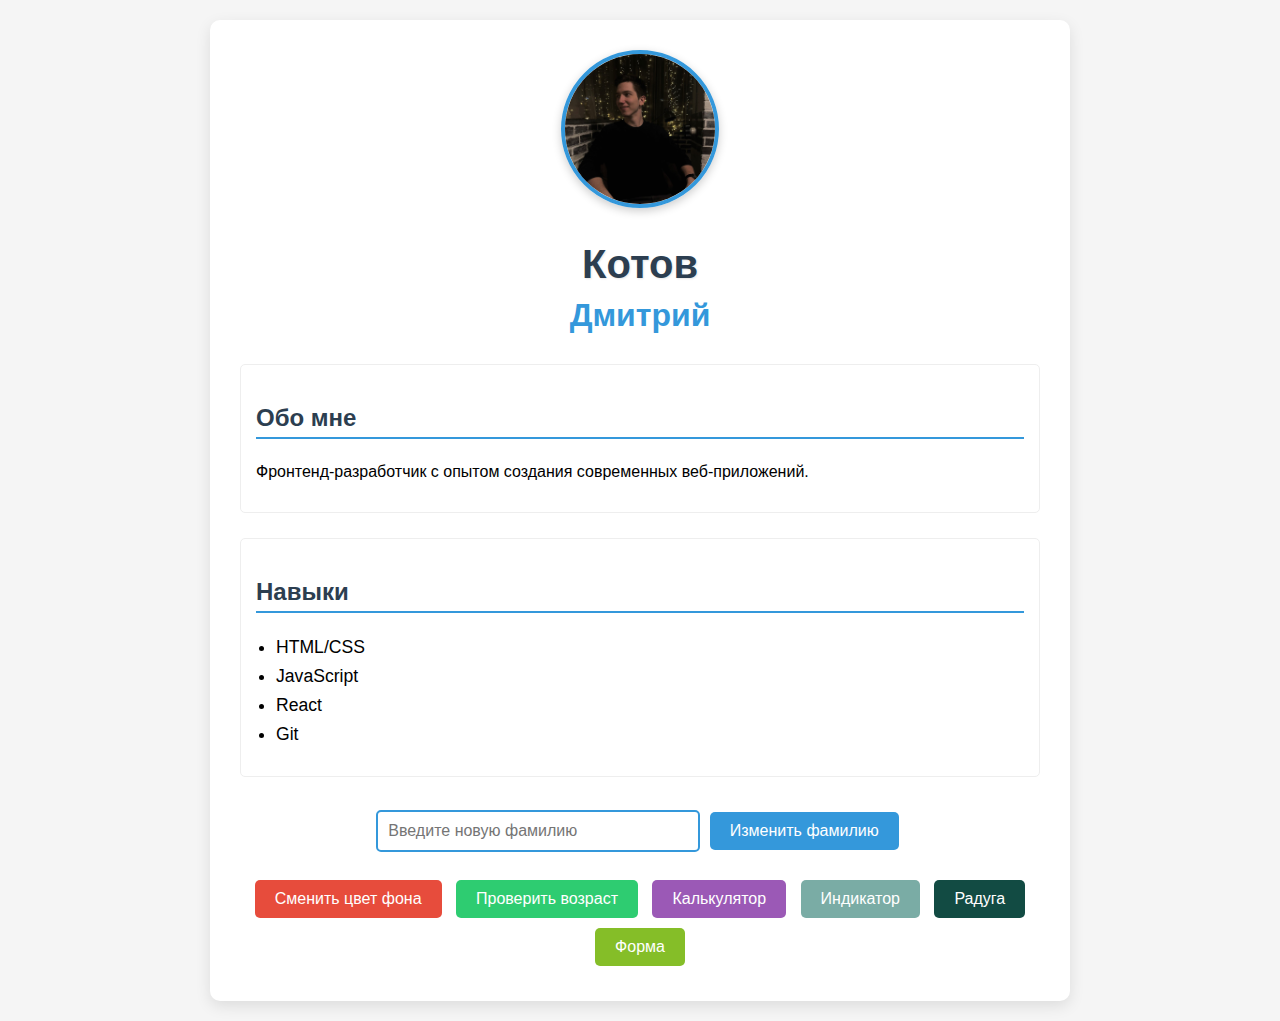
<file: index.html>
<!DOCTYPE html>
<html lang="ru">

<head>
    <meta charset="UTF-8">
    <meta name="viewport" content="width=device-width, initial-scale=1.0">
    <title>Моё резюме</title>
    <link rel="stylesheet" href="style.css">
</head>

<body>
    <div class="resume-container">
        <header class="resume-header">
            <img src="фото.jpg" alt="Фото профиля" class="profile-img">
            <h1 id="firstName">Котов</h1>
            <h2 id="lastName">Дмитрий</h2>
        </header>

        <section class="resume-section">
            <h3>Обо мне</h3>
            <p>Фронтенд-разработчик с опытом создания современных веб-приложений.</p>
        </section>

        <section class="resume-section">
            <h3>Навыки</h3>
            <ul>
                <li>HTML/CSS</li>
                <li>JavaScript</li>
                <li>React</li>
                <li>Git</li>
            </ul>
        </section>

        <section class="interactive-section">
            <div class="input-group">
                <input type="text" id="lastNameInput" placeholder="Введите новую фамилию">
                <button onclick="changeLastName()">Изменить фамилию</button>
            </div>

            <button onclick="changeBgColor()" class="color-btn">Сменить цвет фона</button>
            <button onclick="askAge()" class="age-btn">Проверить возраст</button>
            <button onclick="window.location.href='калькулятор/calculator.html'" class="calc-btn">Калькулятор</button>
            <button onclick="window.location.href='индикатор/index.html'" class="indi-btn">Индикатор</button>
            <button onclick="window.location.href='радуга/index.html'" class="raduga-btn">Радуга</button>
            <button onclick="window.location.href='форма/index.html'" class="forma-btn">Форма</button>
        </section>
    </div>

    <script src="fun.js"></script>
</body>

</html>
</file>
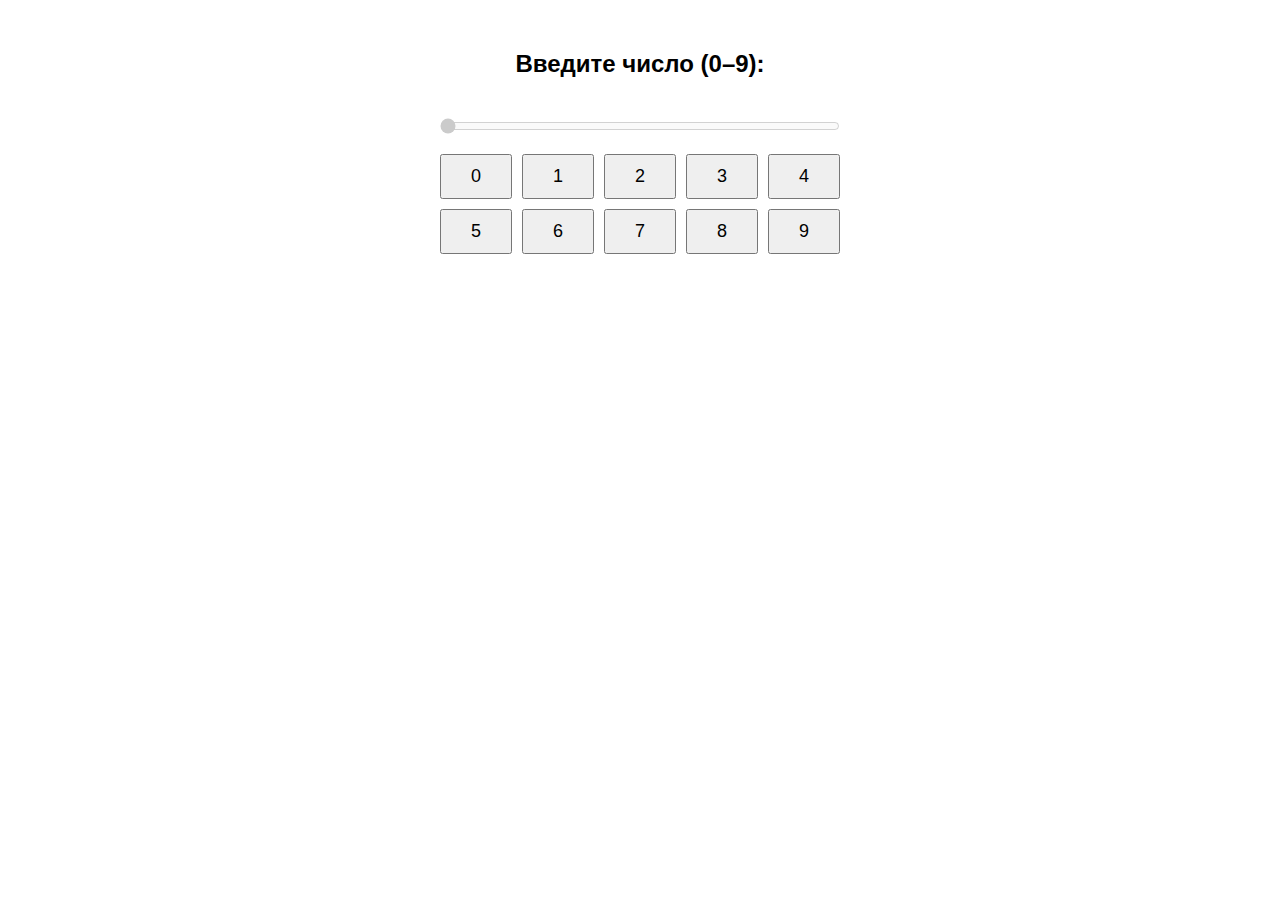
<file: индикатор/index.html>
<!DOCTYPE html>
<html lang="ru">

<head>
    <meta charset="UTF-8">
    <title>Стрелочный индикатор</title>
    <link rel="stylesheet" href="style.css">
</head>

<body>

    <div class="container">
        <h2>Введите число (0–9):</h2>
        <input type="range" id="range" min="0" max="9" value="0" disabled>

        <div class="buttons">
            <button onclick="setValue(0)">0</button>
            <button onclick="setValue(1)">1</button>
            <button onclick="setValue(2)">2</button>
            <button onclick="setValue(3)">3</button>
            <button onclick="setValue(4)">4</button>
            <button onclick="setValue(5)">5</button>
            <button onclick="setValue(6)">6</button>
            <button onclick="setValue(7)">7</button>
            <button onclick="setValue(8)">8</button>
            <button onclick="setValue(9)">9</button>
        </div>
    </div>

    <script src="script.js"></script>
</body>

</html>
</file>
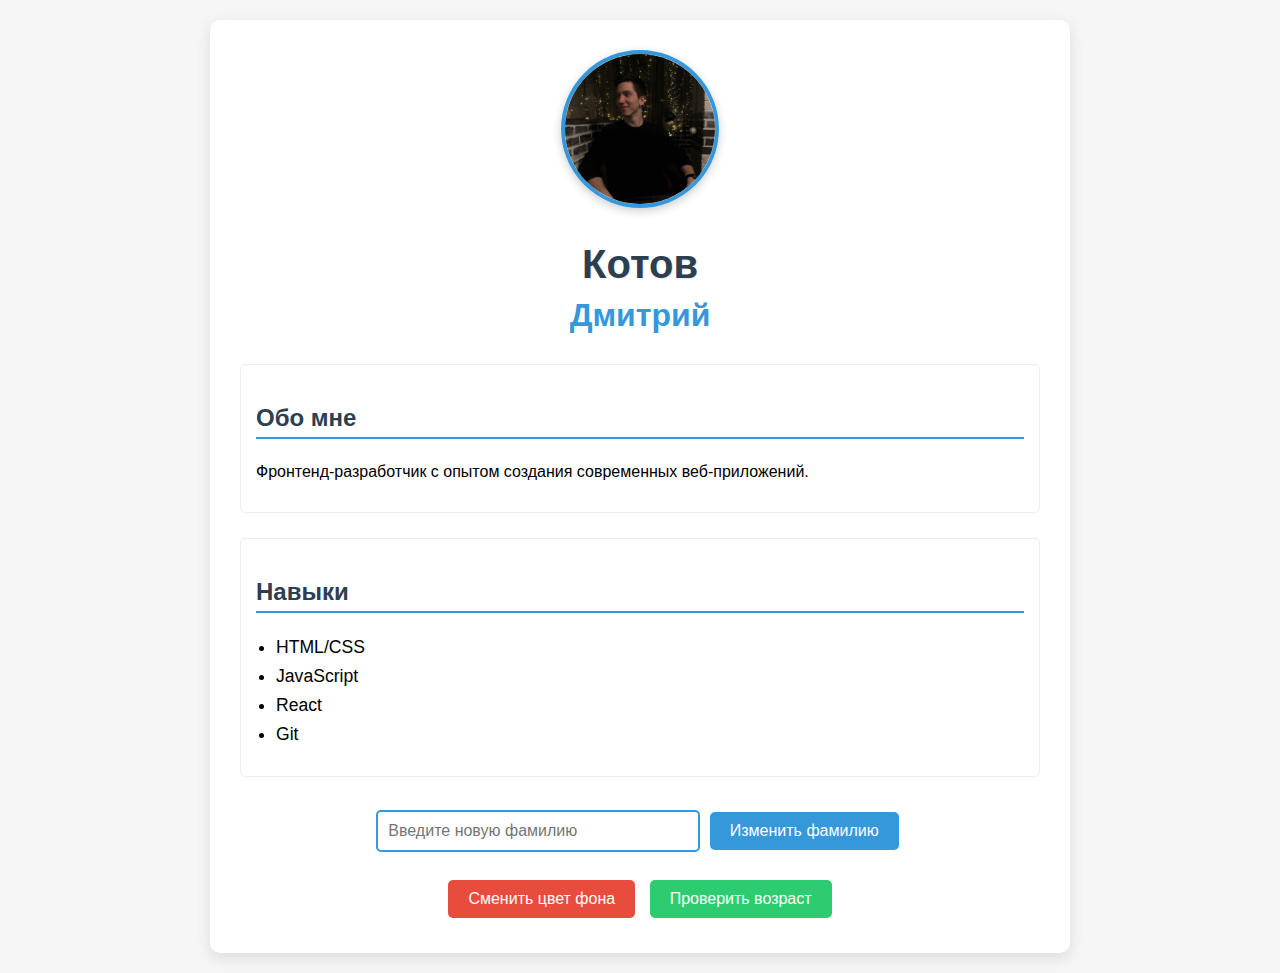
<file: лаба3/index.html>
<!DOCTYPE html>
<html lang="ru">

<head>
    <meta charset="UTF-8">
    <meta name="viewport" content="width=device-width, initial-scale=1.0">
    <title>Моё резюме</title>
    <link rel="stylesheet" href="style.css">
</head>

<body>
    <div class="resume-container">
        <header class="resume-header">
            <img src="фото.jpg" alt="Фото профиля" class="profile-img">
            <h1 id="firstName">Котов</h1>
            <h2 id="lastName">Дмитрий</h2>
        </header>

        <section class="resume-section">
            <h3>Обо мне</h3>
            <p>Фронтенд-разработчик с опытом создания современных веб-приложений.</p>
        </section>

        <section class="resume-section">
            <h3>Навыки</h3>
            <ul>
                <li>HTML/CSS</li>
                <li>JavaScript</li>
                <li>React</li>
                <li>Git</li>
            </ul>
        </section>

        <section class="interactive-section">
            <div class="input-group">
                <input type="text" id="lastNameInput" placeholder="Введите новую фамилию">
                <button onclick="changeLastName()">Изменить фамилию</button>
            </div>

            <button onclick="changeBgColor()" class="color-btn">Сменить цвет фона</button>
            <button onclick="askAge()" class="age-btn">Проверить возраст</button>
        </section>
    </div>

    <script src="fun.js"></script>
</body>

</html>
</file>
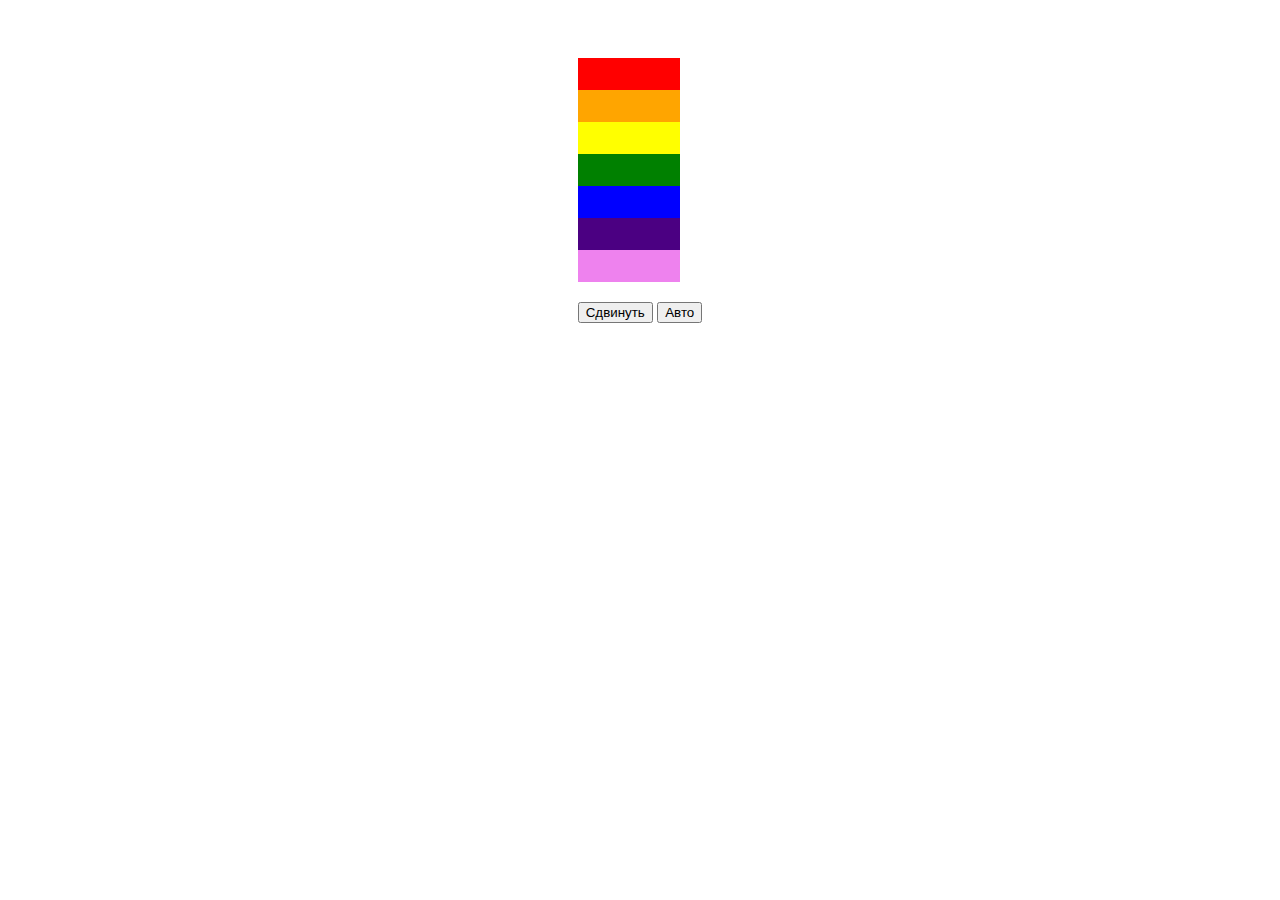
<file: радуга/index.html>
<!DOCTYPE html>
<html lang="ru">

<head>
    <meta charset="UTF-8">
    <title>Радуга</title>
    <link rel="stylesheet" href="style.css">
</head>

<body>

    <div class="container">
        <table id="rainbow">
            <tr>
                <td></td>
            </tr>
            <tr>
                <td></td>
            </tr>
            <tr>
                <td></td>
            </tr>
            <tr>
                <td></td>
            </tr>
            <tr>
                <td></td>
            </tr>
            <tr>
                <td></td>
            </tr>
            <tr>
                <td></td>
            </tr>
        </table>

        <div class="buttons">
            <button onclick="shiftRainbow()">Сдвинуть</button>
            <button onclick="toggleAuto()">Авто</button>
        </div>
    </div>

    <script src="script.js"></script>
</body>

</html>
</file>
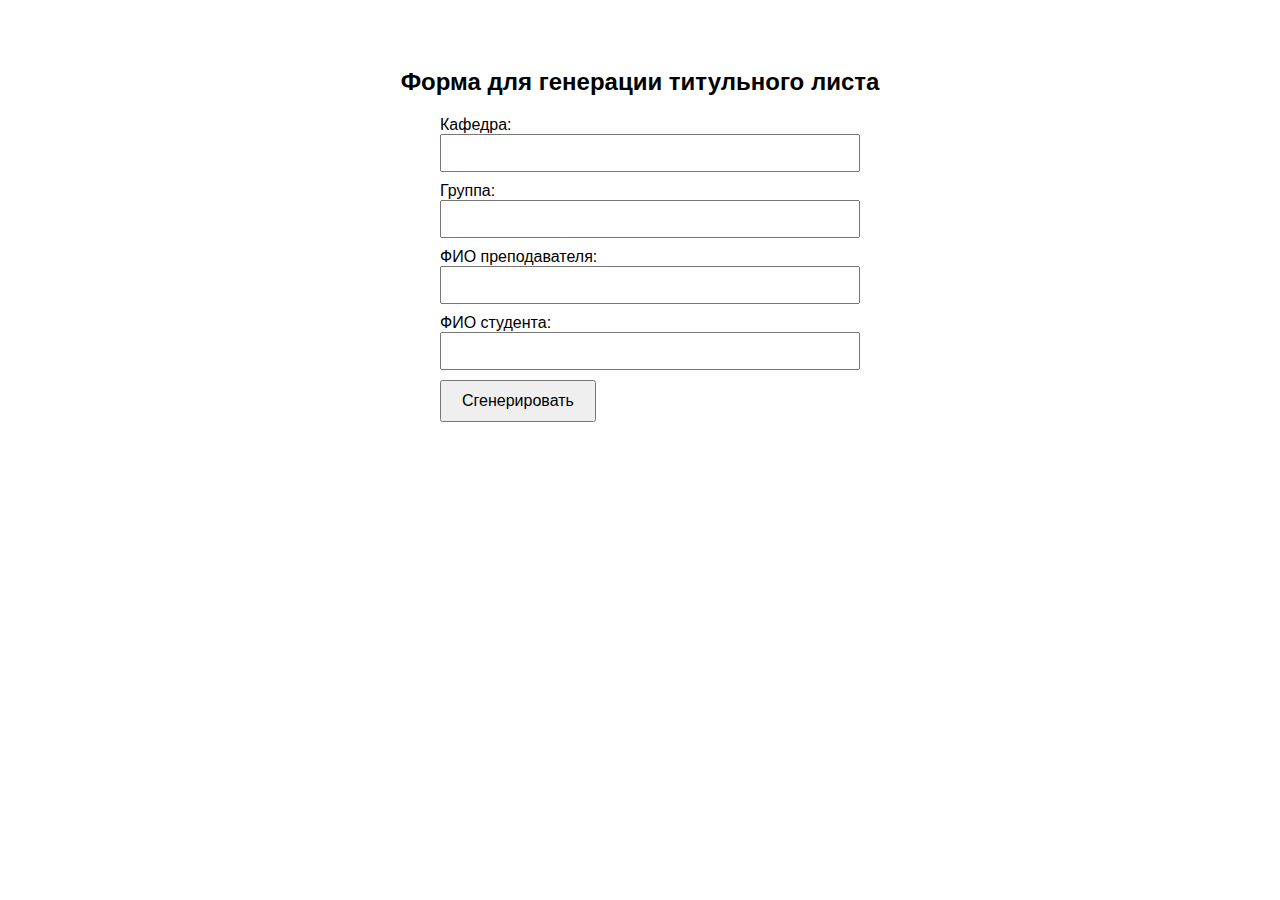
<file: форма/index.html>
<!DOCTYPE html>
<html lang="ru">

<head>
    <meta charset="UTF-8">
    <title>Генератор титульного листа</title>
    <link rel="stylesheet" href="style.css">
</head>

<body>

    <h2>Форма для генерации титульного листа</h2>
    <div class="form-container">
        <label>Кафедра: <input type="text" id="kafedra" required></label><br>
        <label>Группа: <input type="text" id="group" required></label><br>
        <label>ФИО преподавателя: <input type="text" id="teacher" required></label><br>
        <label>ФИО студента: <input type="text" id="student" required></label><br>
        <button onclick="generateTitlePage()">Сгенерировать</button>
    </div>

    <script src="script.js"></script>
</body>

</html>
</file>
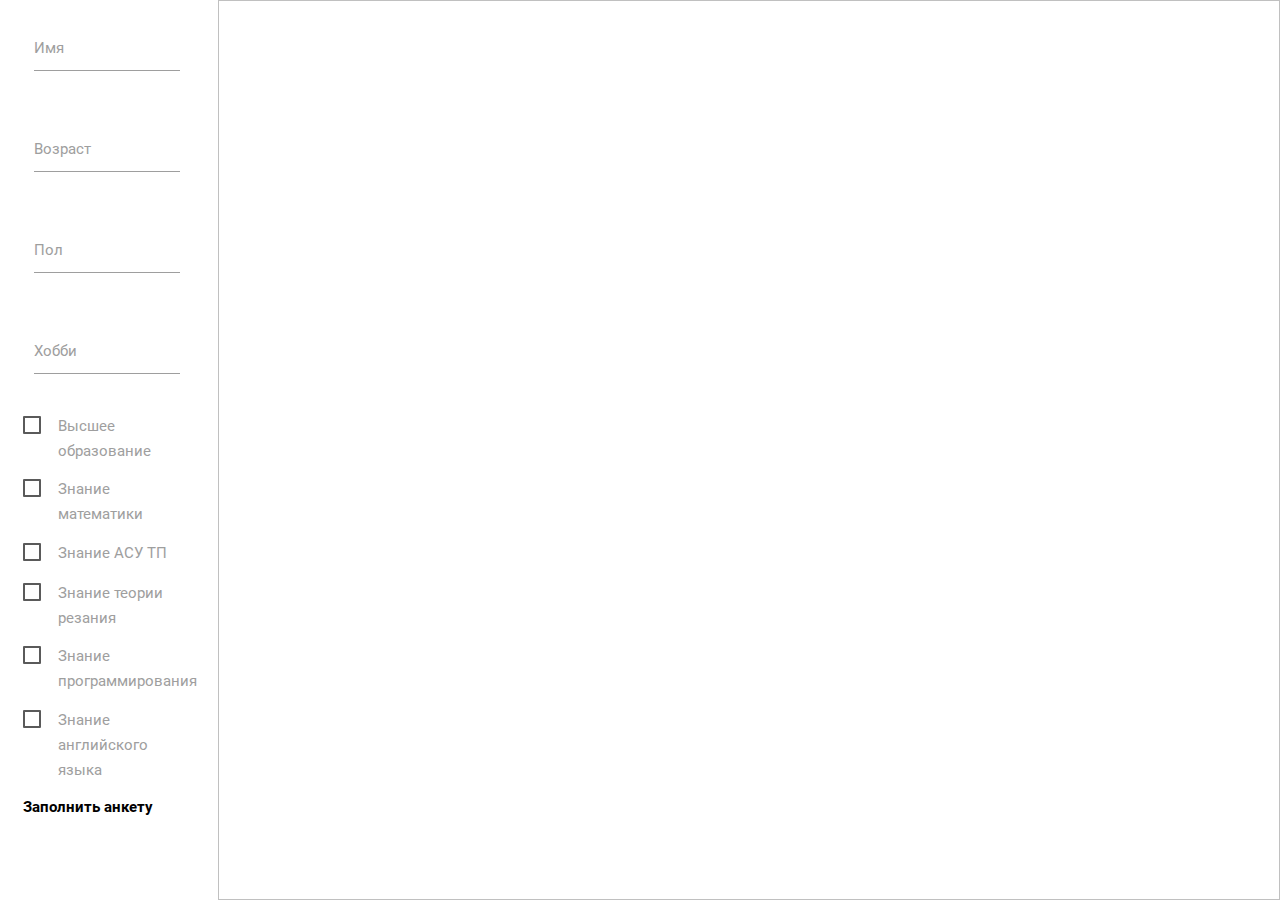
<file: labs-master/hr.html>
<!DOCTYPE html>
<html lang="ru">

<head>
  <!--Import Google Icon Font-->
  <link href="https://fonts.googleapis.com/icon?family=Material+Icons" rel="stylesheet">
  <!--Import materialize.css-->
  <link type="text/css" rel="stylesheet" href="css/materialize.min.css" media="screen,projection" />
  <link type="text/css" rel="stylesheet" href="css/main.css" media="screen,projection" />
  <meta charset="utf-8">
  <!--Let browser know website is optimized for mobile-->
  <meta name="viewport" content="width=device-width, initial-scale=1.0" />
  <title>Анкета</title>
</head>

<body>
  <!--Import jQuery before materialize.js-->
  <script type="text/javascript" src="https://code.jquery.com/jquery-3.2.1.min.js"></script>
  <script type="text/javascript" src="js/materialize.min.js"></script>

  <div class="row">
    <div class="col s2">
      <div class="row">
        <form class="col s12">
          <div class="row">
            <div class="input-field col s12">
              <input id="name" type="text" class="validate">
              <label for="name">Имя</label>
            </div>
          </div>
          <div class="row">
            <div class="input-field col s12">
              <input id="age" type="text" class="validate">
              <label for="age">Возраст</label>
            </div>
          </div>
          <div class="row">
            <div class="input-field col s12">
              <input id="sex" type="text" class="validate">
              <label for="sex">Пол</label>
            </div>
          </div>
          <div class="row">
            <div class="input-field col s12">
              <input id="hobby" type="text" class="validate">
              <label for="hobby">Хобби</label>
            </div>
          </div>

          <p><input type="checkbox" id="education"><label for="education">Высшее образование</label></p>
          <p><input type="checkbox" id="mathematic"><label for="mathematic">Знание математики</label></p>
          <p><input type="checkbox" id="asu"><label for="asu">Знание АСУ ТП</label></p>
          <p><input type="checkbox" id="cutting"><label for="cutting">Знание теории резания</label></p>
          <p><input type="checkbox" id="programming"><label for="programming">Знание программирования</label></p>
          <p><input type="checkbox" id="english"><label for="english">Знание английского языка</label></p>

          <p id="startTest" class="my-button"><b>Заполнить анкету</b></p>
          <div id="div1" style="display: none;">(если хотите узнать, подходите ли вы нам)</div>
        </form>
        <script type="text/javascript" src="js/main.js"></script>
      </div>
    </div>

    <div class="col s7">
      <img id="background"
        style="background-image: url('https://i.ytimg.com/vi/I3NblKbvhvw/maxresdefault.jpg'); background-size: cover; height: 100vh;">
    </div>
  </div>
</body>

</html>
</file>
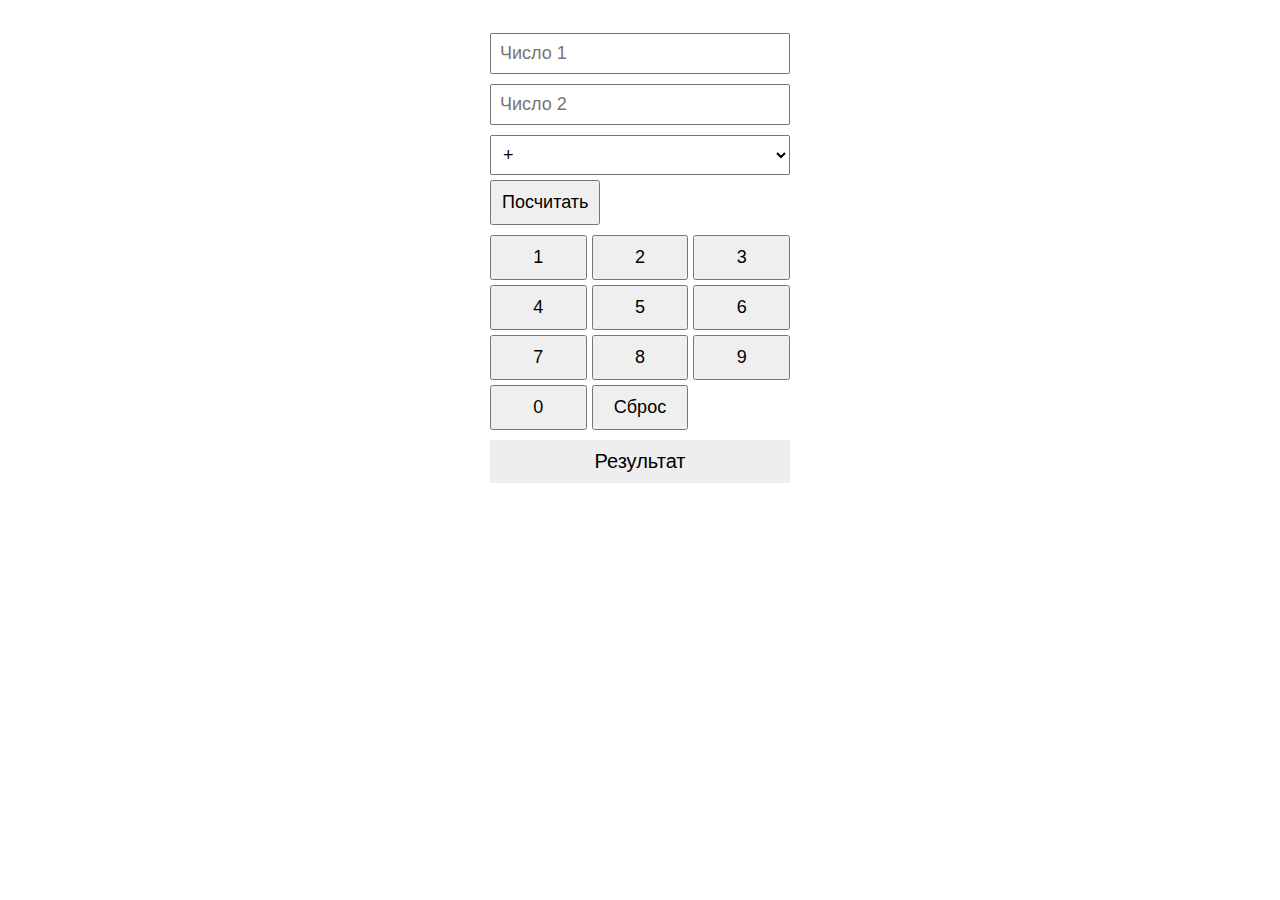
<file: калькулятор/calculator.html>
<!DOCTYPE html>
<html lang="ru">

<head>
    <meta charset="UTF-8">
    <title>Калькулятор</title>
    <link rel="stylesheet" href="style.css">
</head>

<body>

    <div class="calculator">
        <input type="text" id="num1" placeholder="Число 1" readonly>
        <input type="text" id="num2" placeholder="Число 2" readonly>

        <select id="operator">
            <option value="+">+</option>
            <option value="-">-</option>
            <option value="*">*</option>
            <option value="/">/</option>
        </select>

        <button id="calculate">Посчитать</button>

        <div class="buttons">
            <button onclick="addDigit('1')">1</button>
            <button onclick="addDigit('2')">2</button>
            <button onclick="addDigit('3')">3</button>
            <button onclick="addDigit('4')">4</button>
            <button onclick="addDigit('5')">5</button>
            <button onclick="addDigit('6')">6</button>
            <button onclick="addDigit('7')">7</button>
            <button onclick="addDigit('8')">8</button>
            <button onclick="addDigit('9')">9</button>
            <button onclick="addDigit('0')">0</button>
            <button onclick="clearFields()">Сброс</button>
        </div>

        <div id="result">Результат</div>
    </div>

    <script src="script.js"></script>
</body>

</html>
</file>
<file: style.css>
body {
    font-family: 'Segoe UI', Tahoma, Geneva, Verdana, sans-serif;
    background-color: #f5f5f5;
    margin: 0;
    padding: 20px;
    transition: background-color 0.5s ease;
}

.resume-container {
    max-width: 800px;
    margin: 0 auto;
    background-color: white;
    padding: 30px;
    border-radius: 10px;
    box-shadow: 0 5px 15px rgba(0, 0, 0, 0.1);
}

.resume-header {
    text-align: center;
    margin-bottom: 30px;
}

.profile-img {
    width: 150px;
    /* Ширина изображения */
    height: 150px;
    /* Высота изображения */
    border-radius: 50%;
    border: 4px solid #3498db;
    box-shadow: 0 3px 10px rgba(0, 0, 0, 0.2);
    margin-bottom: 20px;
    object-fit: cover;
    /* Обеспечивает правильное масштабирование */
}

h1 {
    font-size: 2.5rem;
    color: #2c3e50;
    margin: 10px 0;
    text-shadow: 1px 1px 2px rgba(0, 0, 0, 0.1);
}

h2 {
    font-size: 2rem;
    color: #3498db;
    margin: 5px 0;
}

h3 {
    font-size: 1.5rem;
    color: #2c3e50;
    border-bottom: 2px solid #3498db;
    padding-bottom: 5px;
}

.resume-section {
    margin-bottom: 25px;
    padding: 15px;
    border: 1px solid #eee;
    border-radius: 5px;
}

.resume-section:hover {
    box-shadow: 0 2px 8px rgba(0, 0, 0, 0.1);
    transform: translateY(-2px);
    transition: all 0.3s ease;
}

ul {
    padding-left: 20px;
}

li {
    margin-bottom: 8px;
    font-size: 1.1rem;
}

.interactive-section {
    margin-top: 30px;
    text-align: center;
}

.input-group {
    margin-bottom: 20px;
}

input {
    padding: 10px;
    width: 300px;
    border: 2px solid #3498db;
    border-radius: 5px;
    font-size: 1rem;
}

button {
    padding: 10px 20px;
    background-color: #3498db;
    color: white;
    border: none;
    border-radius: 5px;
    cursor: pointer;
    font-size: 1rem;
    margin: 5px;
    transition: all 0.3s ease;
}

button:hover {
    background-color: #2980b9;
    transform: scale(1.05);
    box-shadow: 0 3px 8px rgba(0, 0, 0, 0.2);
}

.color-btn {
    background-color: #e74c3c;
}

.color-btn:hover {
    background-color: #c0392b;
}

.age-btn {
    background-color: #2ecc71;
}

.age-btn:hover {
    background-color: #27ae60;
}


.calc-btn {
    background-color: #9b59b6;
    margin: 5px;
    padding: 10px 20px;
    color: white;
    border: none;
    border-radius: 5px;
    cursor: pointer;
    font-size: 1rem;
    transition: all 0.3s ease;
}

.calc-btn:hover {
    background-color: #8e44ad;
    transform: scale(1.05);
    box-shadow: 0 3px 8px rgba(0, 0, 0, 0.2);
}

.indi-btn {
    background-color: #7aaca5;
    margin: 5px;
    padding: 10px 20px;
    color: white;
    border: none;
    border-radius: 5px;
    cursor: pointer;
    font-size: 1rem;
    transition: all 0.3s ease;
}

.indi-btn:hover {
    background-color: #7aaca5;
    transform: scale(1.05);
    box-shadow: 0 3px 8px rgba(0, 0, 0, 0.2);
}

.raduga-btn {
    background-color: #124b43;
    margin: 5px;
    padding: 10px 20px;
    color: white;
    border: none;
    border-radius: 5px;
    cursor: pointer;
    font-size: 1rem;
    transition: all 0.3s ease;
}

.raduga-btn:hover {
    background-color: #124b43;
    transform: scale(1.05);
    box-shadow: 0 3px 8px rgba(0, 0, 0, 0.2);
}

.forma-btn {
    background-color: #85be28;
    margin: 5px;
    padding: 10px 20px;
    color: white;
    border: none;
    border-radius: 5px;
    cursor: pointer;
    font-size: 1rem;
    transition: all 0.3s ease;
}

.forma-btn:hover {
    background-color: #85be28;
    transform: scale(1.05);
    box-shadow: 0 3px 8px rgba(0, 0, 0, 0.2);
}
</file>
<file: индикатор/style.css>
body {
    font-family: Arial, sans-serif;
    background-color: white;
    transition: background-color 0.3s;
}

.container {
    max-width: 400px;
    margin: 50px auto;
    text-align: center;
}

input[type="range"] {
    width: 100%;
    margin: 20px 0;
}

.buttons {
    display: grid;
    grid-template-columns: repeat(5, 1fr);
    gap: 10px;
}

button {
    font-size: 18px;
    padding: 10px;
}
</file>
<file: лаба3/style.css>
body {
    font-family: 'Segoe UI', Tahoma, Geneva, Verdana, sans-serif;
    background-color: #f5f5f5;
    margin: 0;
    padding: 20px;
    transition: background-color 0.5s ease;
}

.resume-container {
    max-width: 800px;
    margin: 0 auto;
    background-color: white;
    padding: 30px;
    border-radius: 10px;
    box-shadow: 0 5px 15px rgba(0, 0, 0, 0.1);
}

.resume-header {
    text-align: center;
    margin-bottom: 30px;
}

.profile-img {
    width: 150px;
    /* Ширина изображения */
    height: 150px;
    /* Высота изображения */
    border-radius: 50%;
    border: 4px solid #3498db;
    box-shadow: 0 3px 10px rgba(0, 0, 0, 0.2);
    margin-bottom: 20px;
    object-fit: cover;
    /* Обеспечивает правильное масштабирование */
}

h1 {
    font-size: 2.5rem;
    color: #2c3e50;
    margin: 10px 0;
    text-shadow: 1px 1px 2px rgba(0, 0, 0, 0.1);
}

h2 {
    font-size: 2rem;
    color: #3498db;
    margin: 5px 0;
}

h3 {
    font-size: 1.5rem;
    color: #2c3e50;
    border-bottom: 2px solid #3498db;
    padding-bottom: 5px;
}

.resume-section {
    margin-bottom: 25px;
    padding: 15px;
    border: 1px solid #eee;
    border-radius: 5px;
}

.resume-section:hover {
    box-shadow: 0 2px 8px rgba(0, 0, 0, 0.1);
    transform: translateY(-2px);
    transition: all 0.3s ease;
}

ul {
    padding-left: 20px;
}

li {
    margin-bottom: 8px;
    font-size: 1.1rem;
}

.interactive-section {
    margin-top: 30px;
    text-align: center;
}

.input-group {
    margin-bottom: 20px;
}

input {
    padding: 10px;
    width: 300px;
    border: 2px solid #3498db;
    border-radius: 5px;
    font-size: 1rem;
}

button {
    padding: 10px 20px;
    background-color: #3498db;
    color: white;
    border: none;
    border-radius: 5px;
    cursor: pointer;
    font-size: 1rem;
    margin: 5px;
    transition: all 0.3s ease;
}

button:hover {
    background-color: #2980b9;
    transform: scale(1.05);
    box-shadow: 0 3px 8px rgba(0, 0, 0, 0.2);
}

.color-btn {
    background-color: #e74c3c;
}

.color-btn:hover {
    background-color: #c0392b;
}

.age-btn {
    background-color: #2ecc71;
}

.age-btn:hover {
    background-color: #27ae60;
}
</file>
<file: радуга/style.css>
body {
    font-family: sans-serif;
    text-align: center;
    padding-top: 50px;
}

.container {
    display: inline-block;
}

table {
    border-collapse: collapse;
    margin-bottom: 20px;
}

td {
    width: 100px;
    height: 30px;
}
</file>
<file: форма/style.css>
body {
    font-family: Arial, sans-serif;
    padding: 40px;
    text-align: center;
}

.form-container {
    max-width: 400px;
    margin: auto;
    text-align: left;
}

input {
    width: 100%;
    margin-bottom: 10px;
    padding: 8px;
    font-size: 16px;
}

button {
    padding: 10px 20px;
    font-size: 16px;
}
</file>
<file: labs-master/css/main.css>
#background {
	position: absolute;
	left: 17%;
	width: 83%;
	height: 100%;
	z-index: -1;
}

.my-button:hover {
	color: green;
}

form {
	margin-top: 5%;
	color: black;
}

.stroke {
	font: 1.5em Arial, sans-serif;
	text-shadow: red 1px 1px 0, red -1px -1px 0,
		red -1px 1px 0, red 1px -1px 0;
}
</file>
<file: калькулятор/style.css>
body {
    font-family: Arial, sans-serif;
    padding: 20px;
}

.calculator {
    max-width: 300px;
    margin: auto;
}

input[type="text"],
select {
    width: 100%;
    font-size: 18px;
    margin: 5px 0;
    padding: 8px;
    box-sizing: border-box;
}

.buttons {
    display: grid;
    grid-template-columns: repeat(3, 1fr);
    gap: 5px;
    margin-top: 10px;
}

.buttons button,
#calculate {
    font-size: 18px;
    padding: 10px;
}

#result {
    margin-top: 10px;
    font-size: 20px;
    padding: 10px;
    text-align: center;
    background-color: #eee;
}
</file>
